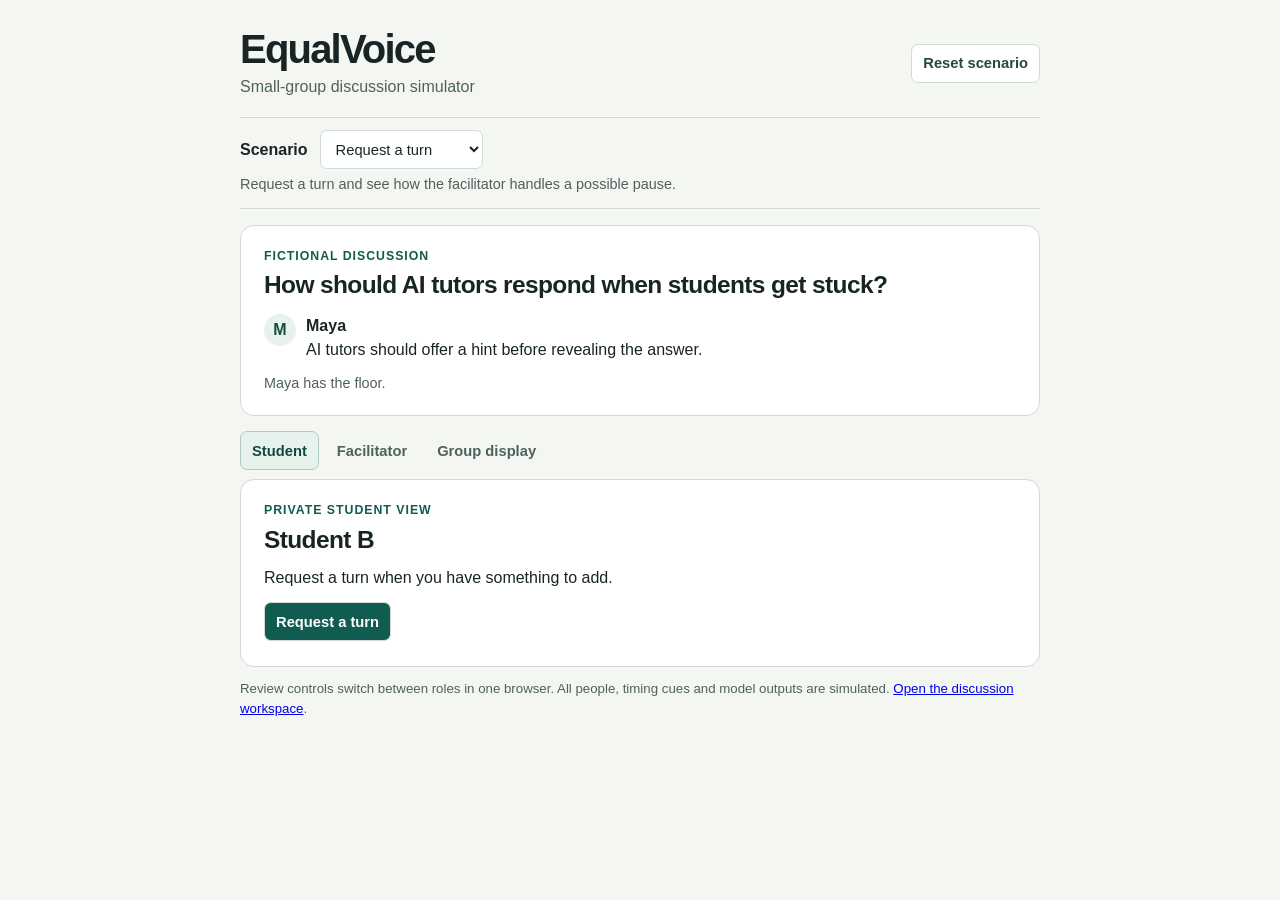
<file: index.html>
<!doctype html>
<html lang="en">
<head>
  <meta charset="utf-8">
  <meta name="viewport" content="width=device-width, initial-scale=1">
  <title>EqualVoice | Discussion simulator</title>
  <link rel="stylesheet" href="style.css">
  <script src="prototype.js" defer></script>
</head>
<body>
  <header class="shell masthead">
    <div>
      <h1>EqualVoice</h1>
      <p>Small-group discussion simulator</p>
    </div>
    <button data-action="reset" class="secondary">Reset scenario</button>
  </header>
  <main class="shell">
    <section class="toolbar" aria-label="Simulation controls">
      <label for="scenario">Scenario</label>
      <select id="scenario">
        <option value="floor">Request a turn</option>
        <option value="repair">An uncertain reply</option>
        <option value="prompt">Build on an idea</option>
      </select>
      <p id="scenario-description"></p>
    </section>
    <section class="discussion" aria-labelledby="discussion-title">
      <p class="eyebrow">Fictional discussion</p>
      <h2 id="discussion-title">How should AI tutors respond when students get stuck?</h2>
      <div class="speech"><span class="avatar" aria-hidden="true">M</span><div><strong>Maya</strong><p>AI tutors should offer a hint before revealing the answer.</p></div></div>
      <p id="floor-state" role="status"></p>
    </section>
    <nav aria-label="Simulated role views" class="roles">
      <button data-action="student" aria-pressed="true">Student</button>
      <button data-action="host" aria-pressed="false">Facilitator</button>
      <button data-action="shared" aria-pressed="false">Group display</button>
    </nav>
    <section class="panel" id="role-panel" aria-labelledby="role-title">
      <p id="role-channel" class="eyebrow"></p>
      <h2 id="role-title"></h2>
      <div id="role-content"></div>
    </section>
    <div id="announcement" role="status" class="visually-hidden"></div>
    <p class="scope">Review controls switch between roles in one browser. All people, timing cues and model outputs are simulated. <a href="discussion.html">Open the discussion workspace</a>.</p>
  </main>
</body>
</html>
</file>
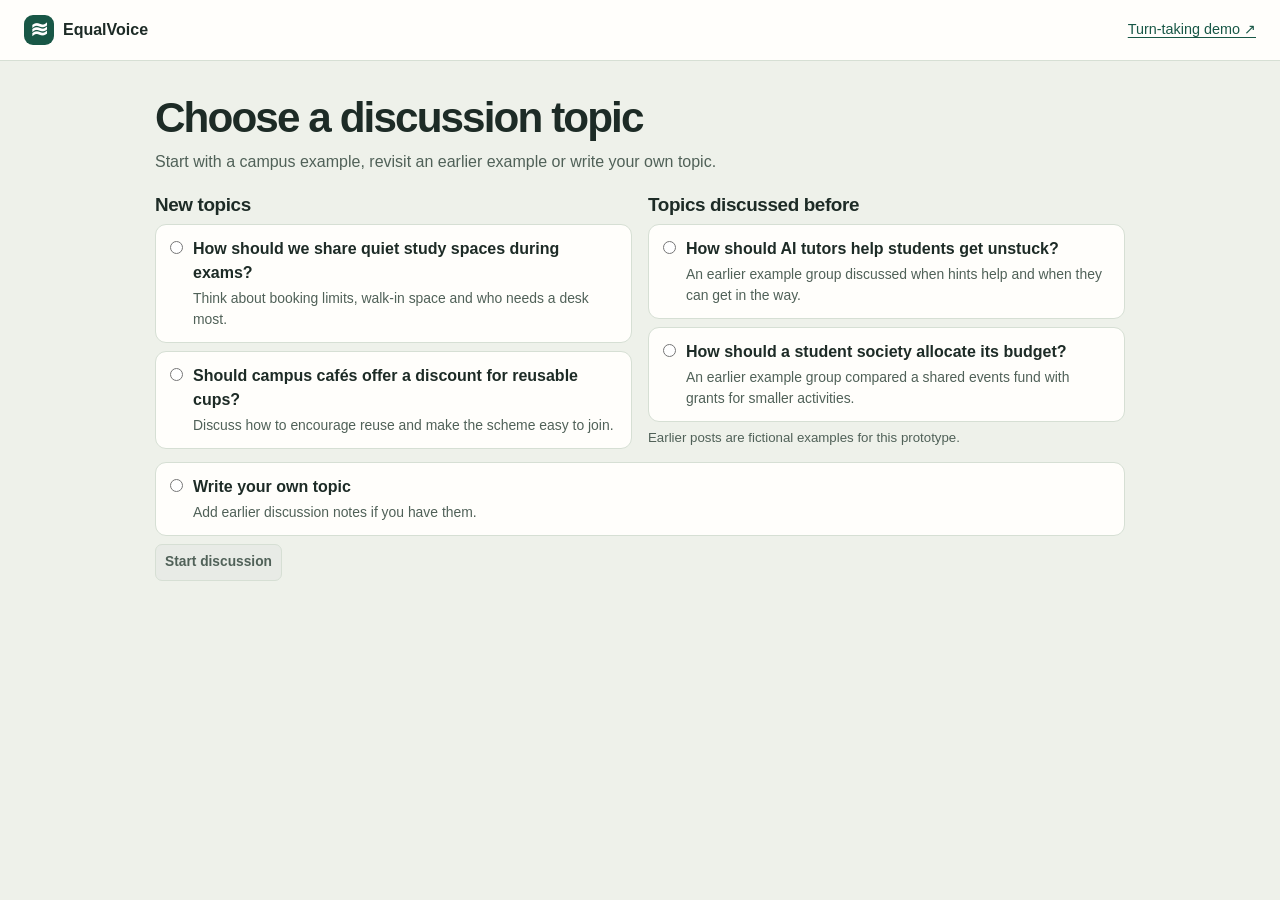
<file: discussion.html>
<!doctype html>
<html lang="en">
<head>
  <meta charset="utf-8">
  <meta name="viewport" content="width=device-width, initial-scale=1">
  <meta name="theme-color" content="#eef1ea">
  <title>EqualVoice | Discussion workspace</title>
  <link rel="stylesheet" href="discussion.css">
  <script src="discussion-topics.js" defer></script>
  <script src="discussion.js" defer></script>
</head>
<body>
  <header class="topbar">
    <span class="brand"><span class="brand-mark" aria-hidden="true">≋</span> EqualVoice</span>
    <a href="index.html">Turn-taking demo <span aria-hidden="true">↗</span></a>
  </header>

  <main class="shell">
    <section id="discussion-setup" aria-labelledby="setup-title">
      <div class="intro">
        <h1 id="setup-title">Choose a discussion topic</h1>
        <p>Start with a campus example, revisit an earlier example or write your own topic.</p>
      </div>
      <form id="replay-form">
        <fieldset class="topic-picker">
          <legend class="visually-hidden">Discussion topic</legend>
          <div class="topic-groups">
            <div class="topic-group">
              <h2>New topics</h2>
              <div id="new-topics" class="topic-options"></div>
            </div>
            <div class="topic-group">
              <h2>Topics discussed before</h2>
              <div id="previous-topics" class="topic-options"></div>
              <p class="small">Earlier posts are fictional examples for this prototype.</p>
            </div>
          </div>
          <label class="topic-card custom-card">
            <input type="radio" name="topicChoice" value="custom" required>
            <span><strong>Write your own topic</strong><span>Add earlier discussion notes if you have them.</span></span>
          </label>
        </fieldset>
        <div id="custom-setup" class="setup-fields" hidden>
          <label for="custom-topic">Your discussion topic</label>
          <input id="custom-topic" name="customTopic" type="text" maxlength="120" placeholder="Enter a topic" disabled>
          <label for="prior-notes">Earlier discussion notes <span class="small">(optional, shared with the group)</span></label>
          <textarea id="prior-notes" name="priorNotes" rows="3" maxlength="1600" placeholder="Paste a short recap for the group" disabled></textarea>
        </div>
        <details id="session-options" class="session-options" hidden>
          <summary>Starting options <span class="small" id="setup-summary"></span></summary>
          <div class="setup-options">
            <div class="setup-fields" id="starting-point-field">
              <label for="starting-point">Start the discussion</label>
              <select id="starting-point" name="startingPoint">
                <option value="empty">With no posts yet</option>
                <option value="unanswered">With one example idea</option>
                <option value="active">With an example idea and replies</option>
              </select>
            </div>
            <div class="setup-fields">
              <label for="prompt-type">Private prompt style</label>
              <select id="prompt-type" name="promptType">
                <option value="contextual">Help respond to a peer’s idea</option>
                <option value="general">Ask for any contribution</option>
              </select>
            </div>
          </div>
        </details>
        <div class="setup-footer">
          <button id="start-discussion" type="submit" disabled>Start discussion</button>
          <button type="button" data-action="return-to-discussion" class="button-outline" hidden>Back to current discussion</button>
          <p id="reset-notice" class="small" hidden>Starting a discussion replaces the current session, including drafts and feedback.</p>
        </div>
      </form>
    </section>

    <section id="discussion-session" aria-labelledby="discussion-topic" hidden>
      <div class="intro session-intro">
        <div><p class="eyebrow">Current discussion</p><h1 id="discussion-topic"></h1></div>
        <button type="button" data-action="change-topic" class="button-outline">Change topic</button>
      </div>
      <div class="role-bar">
        <p class="small">View as</p>
        <nav class="views" aria-label="Discussion roles">
          <button type="button" data-view="student" aria-pressed="true">Student</button>
          <button type="button" data-view="facilitator" aria-pressed="false">Facilitator</button>
          <button type="button" data-view="group" aria-pressed="false">Group display</button>
        </nav>
      </div>

      <div class="workspace">
        <section class="conversation" aria-labelledby="conversation-title">
          <header class="conversation-header">
            <div>
              <p class="eyebrow">Shared with the group</p>
              <h2 id="conversation-title">Discussion</h2>
            </div>
            <p id="discussion-state" class="state" role="status"></p>
          </header>
          <details class="prior-notes" id="discussion-notes" hidden>
            <summary>Earlier discussion notes</summary>
            <p id="notes-text"></p>
          </details>
          <ol id="messages" class="messages" aria-label="Discussion messages"></ol>
          <p id="empty-discussion" class="empty-discussion" hidden>Use Facilitator to add the first participant’s idea.</p>
          <div id="composer" class="composer" hidden></div>
        </section>
        <aside id="side-panel" class="side-panel" aria-labelledby="role-title" hidden></aside>
      </div>
      <p class="prototype-note">Local prototype. Roles share one browser. Example posts are fictional. Prompts use local rules.</p>
    </section>
    <div id="announcement" class="visually-hidden" role="status" aria-live="polite"></div>
  </main>
</body>
</html>
</file>
<file: style.css>
:root {
  font-family: Inter, 'Segoe UI', sans-serif;
  color: #192525;
  background: #f4f6f2;
  line-height: 1.5;
  --teal: #125b51;
  --muted: #4e615d;
  --line: #cfdbd5;
  --pale: #e8f2ec;
}

* { box-sizing: border-box; }
body { margin: 0; }
.shell { width: min(100% - 40px, 800px); margin-inline: auto; }
.masthead { display: flex; justify-content: space-between; align-items: center; gap: 16px; padding-block: 28px 18px; }
h1, h2, p { margin: 0; }
h1 { font-size: clamp(1.8rem, 4vw, 2.5rem); line-height: 1.05; letter-spacing: -.045em; }
h2 { font-size: clamp(1.18rem, 2.5vw, 1.53rem); line-height: 1.25; letter-spacing: -.025em; }
.masthead p, .scope { color: var(--muted); }
.masthead p { margin-top: 5px; }
.toolbar { display: flex; align-items: center; flex-wrap: wrap; column-gap: 12px; row-gap: 5px; padding-block: 12px; border-block: 1px solid var(--line); }
.toolbar label, .controls label { font-weight: 650; }
.toolbar p { flex-basis: 100%; font-size: .9rem; color: var(--muted); }
.discussion, .panel { background: white; border: 1px solid var(--line); border-radius: 14px; padding: 21px 23px; }
.discussion { margin-top: 16px; }
.eyebrow { margin-bottom: 5px; color: var(--teal); font-size: .77rem; font-weight: 750; text-transform: uppercase; letter-spacing: .08em; }
.speech { display: flex; align-items: flex-start; gap: 10px; margin-top: 13px; }
.avatar { display: grid; place-items: center; border-radius: 50%; width: 32px; height: 32px; flex: 0 0 32px; color: #184b44; background: var(--pale); font-weight: 700; }
#floor-state { margin-top: 11px; color: var(--muted); font-size: .9rem; }
.roles { display: flex; gap: 6px; margin-block: 15px 9px; flex-wrap: wrap; }
.roles button { background: transparent; border-color: transparent; color: var(--muted); }
.roles button[aria-pressed="true"] { color: #12483f; background: var(--pale); border-color: #aecbc1; }
.panel { min-height: 188px; }
.panel p + p { margin-top: 8px; }
.message { margin-block: 11px; }
.hint { color: var(--muted); font-size: .9rem; }
blockquote { margin: 8px 0; padding: 8px 12px; border-left: 3px solid #72a89a; background: var(--pale); }
.controls { display: flex; align-items: center; flex-wrap: wrap; gap: 8px; margin-top: 12px; }
button, select { min-height: 39px; padding: 6px 11px; border: 1px solid var(--line); border-radius: 7px; font: inherit; font-size: .92rem; }
select { background: white; color: inherit; }
button { cursor: pointer; color: white; background: var(--teal); font-weight: 650; }
button.secondary { background: white; color: #234941; }
button:hover:not(:disabled) { filter: brightness(.93); }
button:disabled { color: #526360; background: #e9eeeb; cursor: default; }
:focus-visible { outline: 3px solid #ad5d28; outline-offset: 2px; }
.scope { font-size: .83rem; margin-block: 12px 24px; }
.visually-hidden { position: absolute; width: 1px; height: 1px; clip-path: inset(50%); overflow: hidden; }
@media (max-width: 420px) {
  .shell { width: calc(100% - 24px); }
  .masthead { padding-top: 18px; }
  .discussion, .panel { padding: 14px; }
}
</file>
<file: discussion.css>
:root {
  font-family: 'Instrument Sans', 'Segoe UI', sans-serif;
  color: #1d2b26;
  background: #eef1ea;
  line-height: 1.5;
  --ink: #1d2b26;
  --green: #185746;
  --light-green: #e1efe6;
  --muted: #506158;
  --border: #d6dfd4;
  --paper: #fffefb;
}

* { box-sizing: border-box; }
[hidden] { display: none !important; }
body, h1, h2, h3, p { margin: 0; }
button, input, select, textarea { font: inherit; }
a { color: var(--green); text-underline-offset: .2em; }
button, select, textarea, a { -webkit-tap-highlight-color: transparent; }
:focus-visible { outline: 3px solid #ab5327; outline-offset: 2px; }

.topbar {
  display: flex;
  justify-content: space-between;
  align-items: center;
  gap: 14px;
  padding: 15px max(24px, calc((100% - 1260px) / 2));
  background: var(--paper);
  border-bottom: 1px solid var(--border);
}
.topbar > a:last-child { font-size: .9rem; }
.brand { display: inline-flex; align-items: center; gap: 9px; font-weight: 750; color: var(--ink); }
.brand-mark { display: grid; place-items: center; width: 30px; height: 30px; border-radius: 9px; background: var(--green); color: white; font-size: 1.4rem; line-height: 1; }
.shell { width: min(1260px, calc(100% - 48px)); margin-inline: auto; }
.intro { padding: 29px 0 19px; }
.intro > p { color: var(--muted); margin-top: 9px; }
.eyebrow { font-size: .72rem; font-weight: 750; letter-spacing: .085em; text-transform: uppercase; color: var(--green); }
h1 { font-size: clamp(1.9rem, 3.3vw, 3.15rem); line-height: 1.08; letter-spacing: -.045em; max-width: 760px; margin-block: 5px 8px; text-wrap: balance; overflow-wrap: anywhere; }
h2 { font-size: 1.18rem; line-height: 1.25; letter-spacing: -.02em; }
h3 { font-size: 1.05rem; line-height: 1.25; }
.small, .prototype-note { color: var(--muted); }
.small, .prototype-note { font-size: .83rem; }
#discussion-setup { max-width: 970px; margin: 0 auto 24px; }
.topic-picker { padding: 0; margin: 0; border: 0; min-width: 0; }
.topic-groups { display: grid; grid-template-columns: repeat(2, minmax(0, 1fr)); gap: 16px; }
.topic-group { min-width: 0; }
.topic-group h2 { margin-bottom: 8px; }
.topic-group > p { margin-top: 6px; }
.topic-options { display: grid; gap: 8px; }
.topic-card { display: flex; align-items: flex-start; gap: 10px; padding: 12px 14px; border-radius: 11px; border: 1px solid var(--border); background: var(--paper); cursor: pointer; }
.topic-card > input { margin: 4px 0 0; flex: 0 0 auto; accent-color: var(--green); }
.topic-card > span { display: grid; gap: 3px; }
.topic-card > span > span { font-size: .87rem; color: var(--muted); }
.topic-card:hover { border-color: #82a596; }
.topic-card:has(input:checked) { border-color: var(--green); background: var(--light-green); }
.custom-card { margin-top: 13px; }
.session-options { margin: 14px 0; padding: 10px 14px; border: 1px solid var(--border); border-radius: 10px; background: var(--paper); }
.session-options summary, .optional-feedback summary { cursor: pointer; font-weight: 650; }
#setup-summary { margin-left: 7px; font-weight: 400; }
.setup-options { display: grid; grid-template-columns: repeat(2, minmax(0, 1fr)); gap: 10px 16px; padding: 10px 0 2px; }
.setup-fields, .peer-form { display: grid; gap: 6px; }
.setup-fields label, .peer-form label { font-size: .87rem; font-weight: 650; }
#custom-setup { margin-top: 11px; }
#prior-notes { resize: vertical; }
.setup-footer { display: flex; align-items: center; flex-wrap: wrap; gap: 8px; margin-top: 8px; }
.setup-footer > p { flex-basis: 100%; }

.session-intro { display: flex; align-items: flex-start; justify-content: space-between; gap: 15px; }
.session-intro > button { flex: 0 0 auto; }
.role-bar { display: flex; align-items: center; flex-wrap: wrap; gap: 8px; margin-bottom: 11px; }
.views { display: flex; flex-wrap: wrap; gap: 4px; }
.views button { background: var(--paper); color: var(--muted); }
.views button[aria-pressed='true'] { background: var(--light-green); border-color: #c8dfd1; color: var(--green); }
.workspace { display: grid; grid-template-columns: minmax(0, 1fr) minmax(280px, .53fr); align-items: start; gap: 16px; }
.workspace:has(.side-panel[hidden]) { grid-template-columns: minmax(0, 1fr); }
.conversation, .side-panel { border: 1px solid var(--border); border-radius: 16px; background: var(--paper); min-width: 0; }
.side-panel { padding: 17px; }
.peer-form { margin-top: 12px; }
.peer-form textarea { resize: vertical; min-height: 85px; }

.conversation-header { display: flex; align-items: center; justify-content: space-between; gap: 10px; padding: 17px 19px 15px; border-bottom: 1px solid var(--border); }
.conversation-header h2 { margin-top: 3px; }
.state { padding: 4px 8px; border-radius: 7px; background: #f2eadb; color: #5f4521; font-size: .8rem; font-weight: 650; }
.state.active { background: var(--light-green); color: var(--green); }
.prior-notes { padding: 10px 19px; background: #f5f5ed; border-bottom: 1px solid var(--border); font-size: .9rem; }
.prior-notes summary { cursor: pointer; font-weight: 650; }
.prior-notes p { padding-top: 6px; white-space: pre-wrap; overflow-wrap: anywhere; }
.messages { padding: 0 19px; margin: 0; list-style: none; }
.empty-discussion { padding: 18px 19px; color: var(--muted); }
.message { display: grid; grid-template-columns: 34px minmax(0, 1fr); gap: 11px; padding: 16px 0; border-bottom: 1px solid var(--border); }
.message:last-child { border-bottom: 0; }
.avatar { display: grid; place-items: center; width: 34px; height: 34px; border-radius: 10px; background: #e1ece3; color: #19513f; font-weight: 750; }
.avatar.L { background: #ece5f2; color: #57436a; }
.avatar.A { background: #f2e9d7; color: #6a4d23; }
.message p { overflow-wrap: anywhere; }
.message .small { display: block; }
.message .body { margin-top: 3px; white-space: pre-wrap; }
.message .reply-link { margin-top: 6px; padding: 2px 0; border: 0; background: transparent; color: var(--green); min-height: 26px; font-size: .83rem; }
.message:focus { outline: 2px solid #76a895; outline-offset: -2px; border-radius: 7px; }

.side-panel .eyebrow { margin-bottom: 4px; }
.side-panel h2 { margin-bottom: 11px; }
.side-panel p + p, .side-panel h3 + p { margin-top: 7px; }
.side-panel section + section { margin-top: 16px; padding-top: 16px; border-top: 1px solid var(--border); }
.invitation { padding: 13px; background: var(--light-green); border-radius: 12px; }
.prompt-style { display: grid; gap: 4px; margin-top: 10px; font-size: .85rem; font-weight: 650; }
#prompt-question { margin-top: 9px; }
.optional-feedback { margin-top: 15px; padding-top: 12px; border-top: 1px solid var(--border); font-size: .86rem; }
.optional-feedback label { display: block; margin: 7px 0 4px; }
.example-replay { padding: 10px 12px; margin-block: 12px; border: 1px solid var(--border); border-radius: 9px; }
.example-replay button { margin-top: 7px; }
blockquote { margin: 10px 0; padding: 8px 10px; border-left: 3px solid #7f9f8d; background: #eef3eb; border-radius: 0 6px 6px 0; }
blockquote p { overflow-wrap: anywhere; white-space: pre-wrap; }
blockquote cite { display: block; margin-top: 3px; font-style: normal; font-size: .79rem; color: var(--muted); }
.actions { display: flex; align-items: center; gap: 6px; flex-wrap: wrap; margin-top: 10px; }
.preference { display: flex; align-items: flex-start; gap: 6px; font-size: .9rem; }
.preference input { accent-color: var(--green); margin: 5px 0 0; }
.composer { padding: 13px 19px 17px; border-top: 1px solid var(--border); background: #f9faf5; border-radius: 0 0 16px 16px; }
.composer label { display: block; font-weight: 650; margin-bottom: 5px; }
.composer textarea { margin-block: 7px 1px; min-height: 100px; width: 100%; resize: vertical; display: block; padding: 8px; }
.draft-status { background: var(--light-green); border-radius: 8px; margin: 8px 0; padding: 8px 10px; font-size: .88rem; }
.draft-status.changed { background: #f2eadb; color: #5f4521; }
button, input, select, textarea { border: 1px solid var(--border); border-radius: 7px; }
button { min-height: 37px; cursor: pointer; padding: 5px 9px; background: var(--green); color: white; font-size: .86rem; font-weight: 650; }
button:hover:not(:disabled) { filter: brightness(.91); }
button:disabled { cursor: default; color: var(--muted); background: #e8ebe6; }
.button-outline { background: var(--paper); color: var(--green); }
select, input[type='text'], .peer-form textarea, #prior-notes { padding: 7px; width: 100%; background: white; color: var(--ink); font-size: .88rem; }
.metrics { display: grid; gap: 6px; padding: 0; margin: 9px 0 0; }
.metrics div { display: flex; justify-content: space-between; gap: 7px; font-size: .84rem; }
.metrics dt { color: var(--muted); }
.metrics dd { text-align: right; margin: 0; font-weight: 650; }
.prototype-note { margin-block: 14px 24px; }
.visually-hidden { position: absolute; width: 1px; height: 1px; clip-path: inset(50%); overflow: hidden; }

@media (max-width: 665px) {
  .shell { width: calc(100% - 24px); }
  .topbar { padding-inline: 12px; }
  .intro { padding-block: 22px 16px; }
  .workspace, .topic-groups, .setup-options { grid-template-columns: minmax(0, 1fr); }
  .session-intro { flex-direction: column; gap: 8px; }
  .conversation-header, .messages, .composer { padding-inline: 13px; }
  #setup-summary { display: block; margin: 3px 0 0; }
}
</file>
